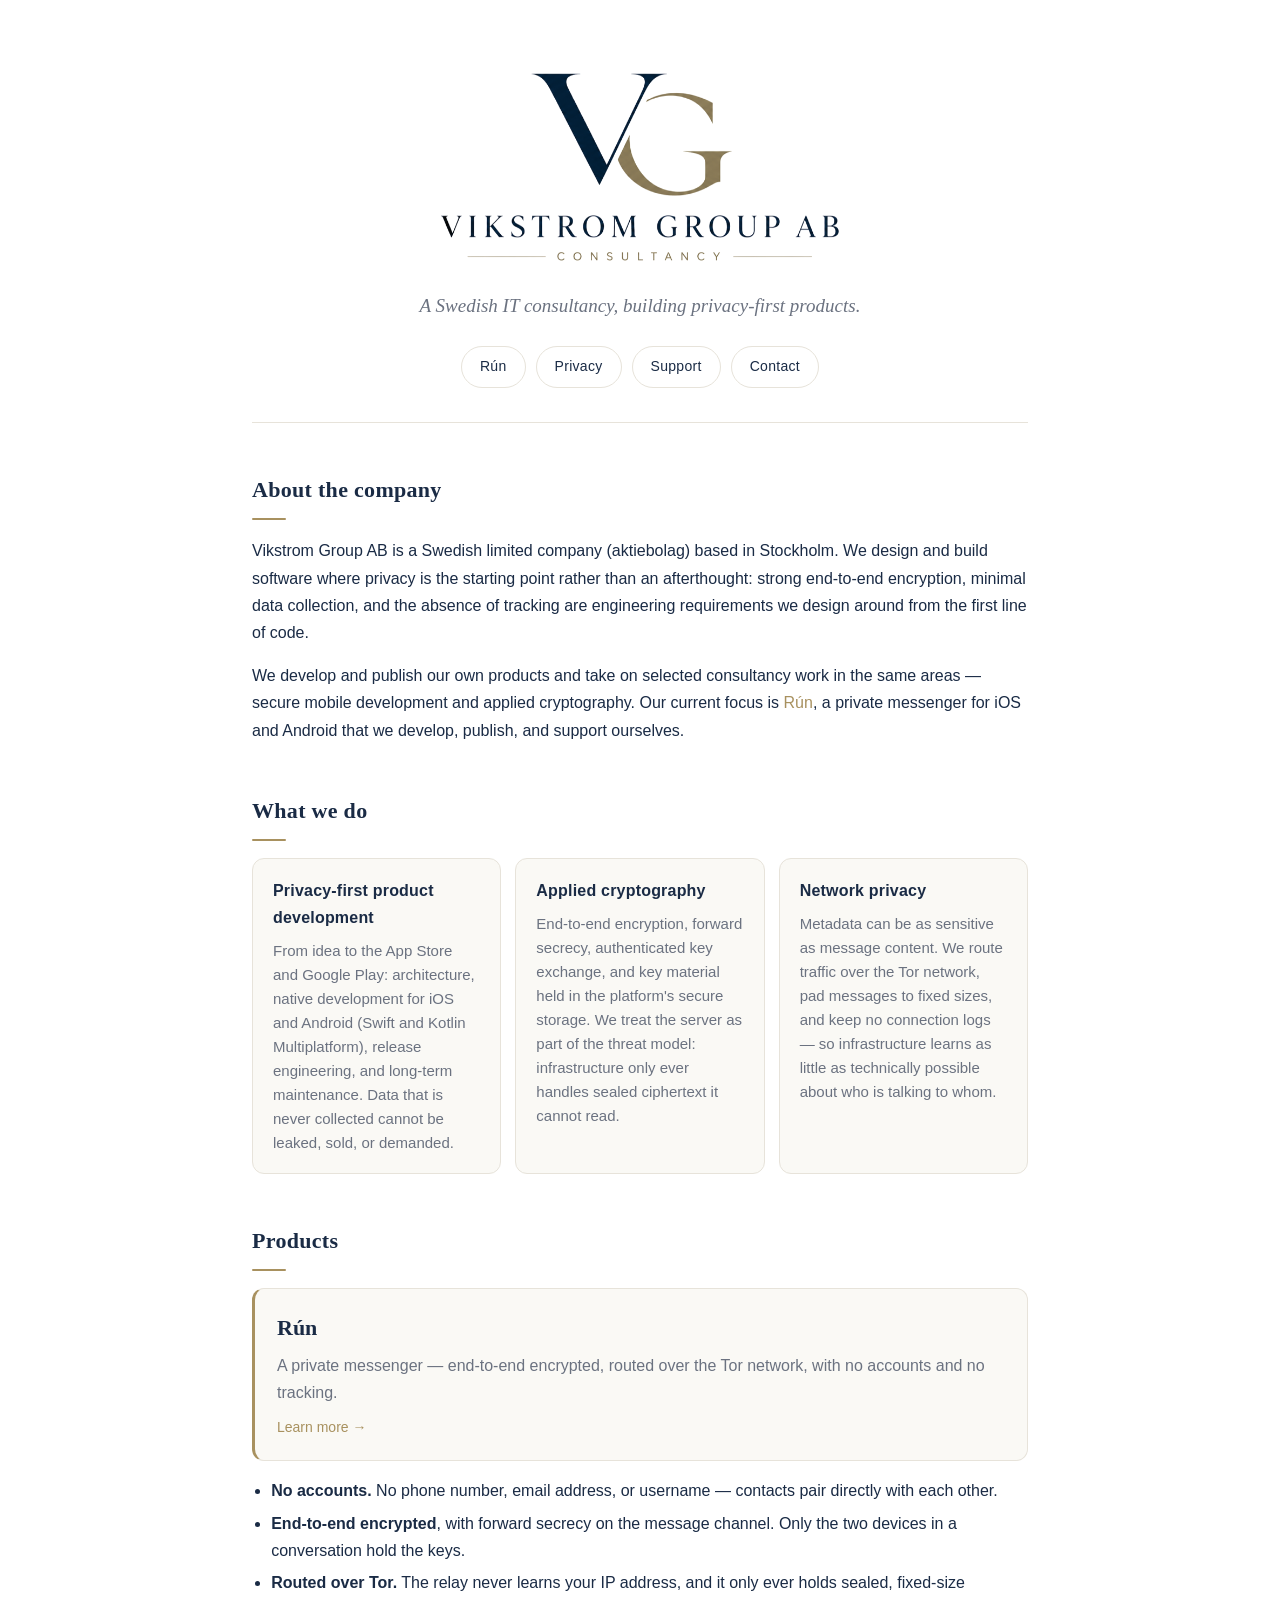
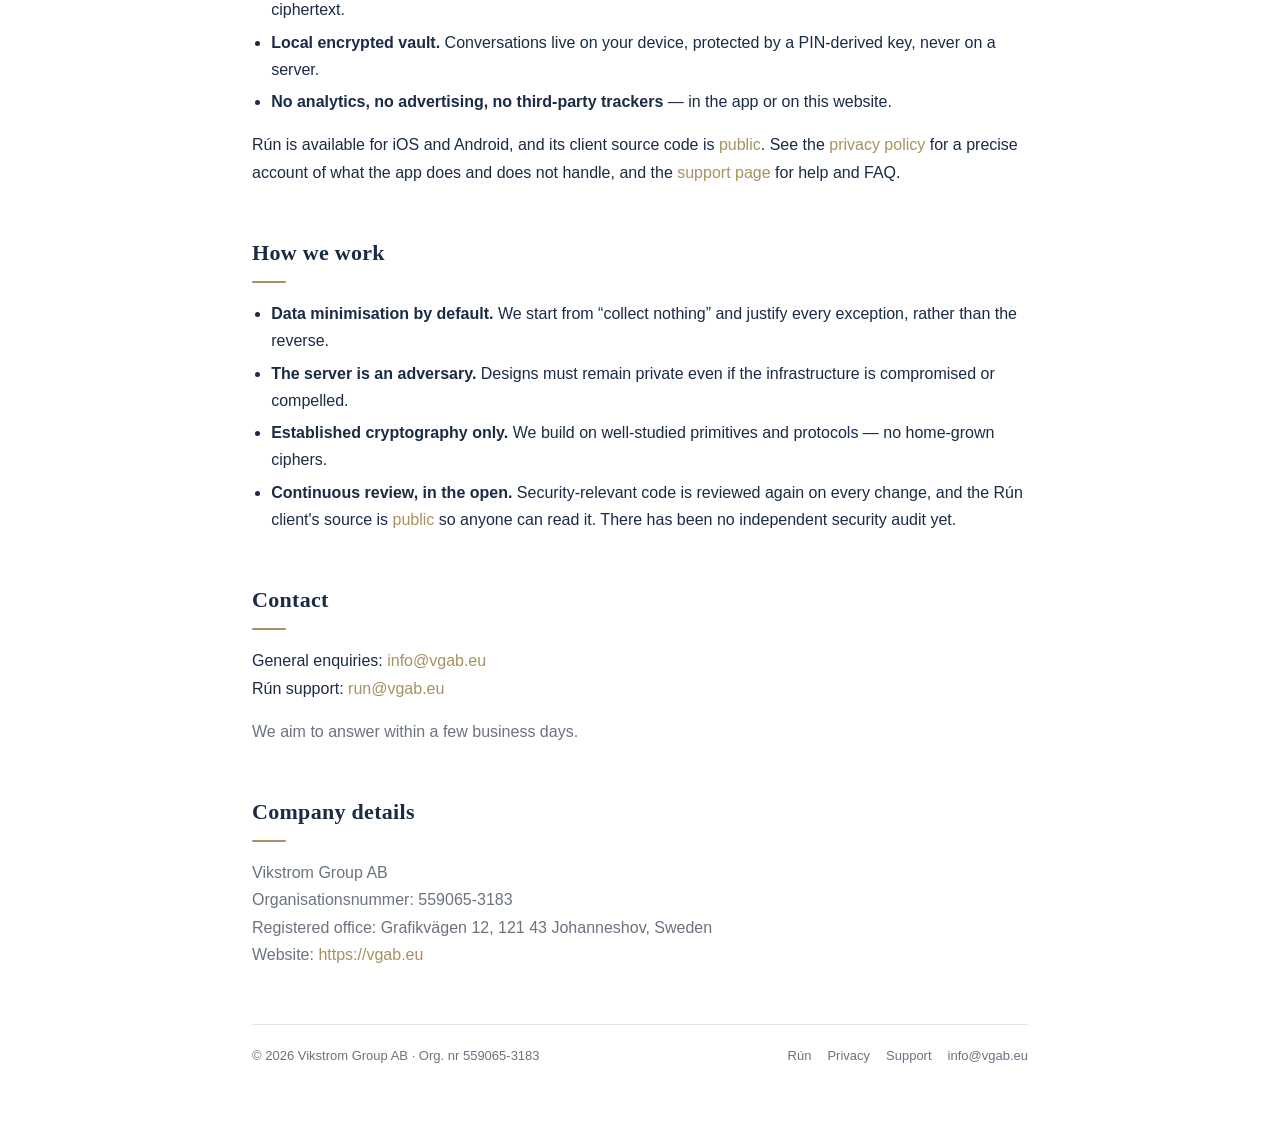
<file: index.html>
<!doctype html>
<html lang="en">
<head>
<meta charset="utf-8">
<meta name="viewport" content="width=device-width, initial-scale=1">
<title>Vikstrom Group AB — Swedish IT consultancy</title>
<meta name="description" content="Vikstrom Group AB is a Swedish limited company building privacy-first software, including Rún, an end-to-end encrypted private messenger.">
<link rel="canonical" href="https://vgab.eu/">
<meta property="og:type" content="website">
<meta property="og:site_name" content="Vikstrom Group AB">
<meta property="og:title" content="Vikstrom Group AB — Swedish IT consultancy">
<meta property="og:description" content="A Swedish limited company building privacy-first software, including Rún, an end-to-end encrypted private messenger.">
<meta property="og:url" content="https://vgab.eu/">
<meta property="og:image" content="https://vgab.eu/logo.png">
<script type="application/ld+json">
{
  "@context": "https://schema.org",
  "@type": "Organization",
  "name": "Vikstrom Group AB",
  "legalName": "Vikstrom Group AB",
  "url": "https://vgab.eu/",
  "logo": "https://vgab.eu/logo.png",
  "email": "info@vgab.eu",
  "identifier": {
    "@type": "PropertyValue",
    "propertyID": "Swedish organisationsnummer",
    "value": "559065-3183"
  },
  "address": {
    "@type": "PostalAddress",
    "streetAddress": "Grafikvägen 12",
    "postalCode": "121 43",
    "addressLocality": "Johanneshov",
    "addressCountry": "SE"
  },
  "contactPoint": [
    { "@type": "ContactPoint", "contactType": "general enquiries", "email": "info@vgab.eu" },
    { "@type": "ContactPoint", "contactType": "product support", "email": "run@vgab.eu" }
  ]
}
</script>
<link rel="icon" href="favicon.ico" sizes="any">
<link rel="icon" type="image/svg+xml" href="favicon.svg">
<link rel="stylesheet" href="style.css">
</head>
<body>
<div class="wrap">
  <div class="hero">
    <img class="logo" src="logo.png" alt="Vikstrom Group AB">
    <p class="tagline">A Swedish IT consultancy, building privacy-first products.</p>
    <nav class="hero-nav">
      <a href="run.html">Rún</a>
      <a href="privacy.html">Privacy</a>
      <a href="support.html">Support</a>
      <a href="#contact">Contact</a>
    </nav>
  </div>

  <h2>About the company</h2>
  <p>Vikstrom Group AB is a Swedish limited company (aktiebolag) based in Stockholm. We design and build software where privacy is the starting point rather than an afterthought: strong end-to-end encryption, minimal data collection, and the absence of tracking are engineering requirements we design around from the first line of code.</p>
  <p>We develop and publish our own products and take on selected consultancy work in the same areas — secure mobile development and applied cryptography. Our current focus is <a href="run.html">Rún</a>, a private messenger for iOS and Android that we develop, publish, and support ourselves.</p>

  <h2>What we do</h2>
  <div class="cards">
    <article class="feature">
      <h3>Privacy-first product development</h3>
      <p>From idea to the App&nbsp;Store and Google&nbsp;Play: architecture, native development for iOS and Android (Swift and Kotlin Multiplatform), release engineering, and long-term maintenance. Data that is never collected cannot be leaked, sold, or demanded.</p>
    </article>
    <article class="feature">
      <h3>Applied cryptography</h3>
      <p>End-to-end encryption, forward secrecy, authenticated key exchange, and key material held in the platform's secure storage. We treat the server as part of the threat model: infrastructure only ever handles sealed ciphertext it cannot read.</p>
    </article>
    <article class="feature">
      <h3>Network privacy</h3>
      <p>Metadata can be as sensitive as message content. We route traffic over the Tor network, pad messages to fixed sizes, and keep no connection logs — so infrastructure learns as little as technically possible about who is talking to whom.</p>
    </article>
  </div>

  <h2>Products</h2>
  <div class="products">
    <a class="product" href="run.html">
      <span class="name">Rún</span>
      <p class="desc">A private messenger — end-to-end encrypted, routed over the Tor network, with no accounts and no tracking.</p>
      <span class="more">Learn more →</span>
    </a>
  </div>
  <ul>
    <li><strong>No accounts.</strong> No phone number, email address, or username — contacts pair directly with each other.</li>
    <li><strong>End-to-end encrypted</strong>, with forward secrecy on the message channel. Only the two devices in a conversation hold the keys.</li>
    <li><strong>Routed over Tor.</strong> The relay never learns your IP address, and it only ever holds sealed, fixed-size ciphertext.</li>
    <li><strong>Local encrypted vault.</strong> Conversations live on your device, protected by a PIN-derived key, never on a server.</li>
    <li><strong>No analytics, no advertising, no third-party trackers</strong> — in the app or on this website.</li>
  </ul>
  <p>Rún is available for iOS and Android, and its client source code is <a href="https://github.com/cptdad/run">public</a>. See the <a href="privacy.html">privacy policy</a> for a precise account of what the app does and does not handle, and the <a href="support.html">support page</a> for help and FAQ.</p>

  <h2>How we work</h2>
  <ul>
    <li><strong>Data minimisation by default.</strong> We start from &ldquo;collect nothing&rdquo; and justify every exception, rather than the reverse.</li>
    <li><strong>The server is an adversary.</strong> Designs must remain private even if the infrastructure is compromised or compelled.</li>
    <li><strong>Established cryptography only.</strong> We build on well-studied primitives and protocols — no home-grown ciphers.</li>
    <li><strong>Continuous review, in the open.</strong> Security-relevant code is reviewed again on every change, and the Rún client's source is <a href="https://github.com/cptdad/run">public</a> so anyone can read it. There has been no independent security audit yet.</li>
  </ul>

  <h2 id="contact">Contact</h2>
  <p>
    General enquiries: <a href="mailto:info@vgab.eu">info@vgab.eu</a><br>
    Rún support: <a href="mailto:run@vgab.eu">run@vgab.eu</a>
  </p>
  <p class="muted">We aim to answer within a few business days.</p>

  <h2>Company details</h2>
  <p class="muted">
    Vikstrom Group AB<br>
    Organisationsnummer: 559065&#8209;3183<br>
    Registered office: Grafikvägen 12, 121 43 Johanneshov, Sweden<br>
    Website: <a href="https://vgab.eu">https://vgab.eu</a>
  </p>

  <footer>
    <span>© 2026 Vikstrom Group AB · Org. nr 559065&#8209;3183</span>
    <nav>
      <a href="run.html">Rún</a>
      <a href="privacy.html">Privacy</a>
      <a href="support.html">Support</a>
      <a href="mailto:info@vgab.eu">info@vgab.eu</a>
    </nav>
  </footer>
</div>
</body>
</html>
</file>
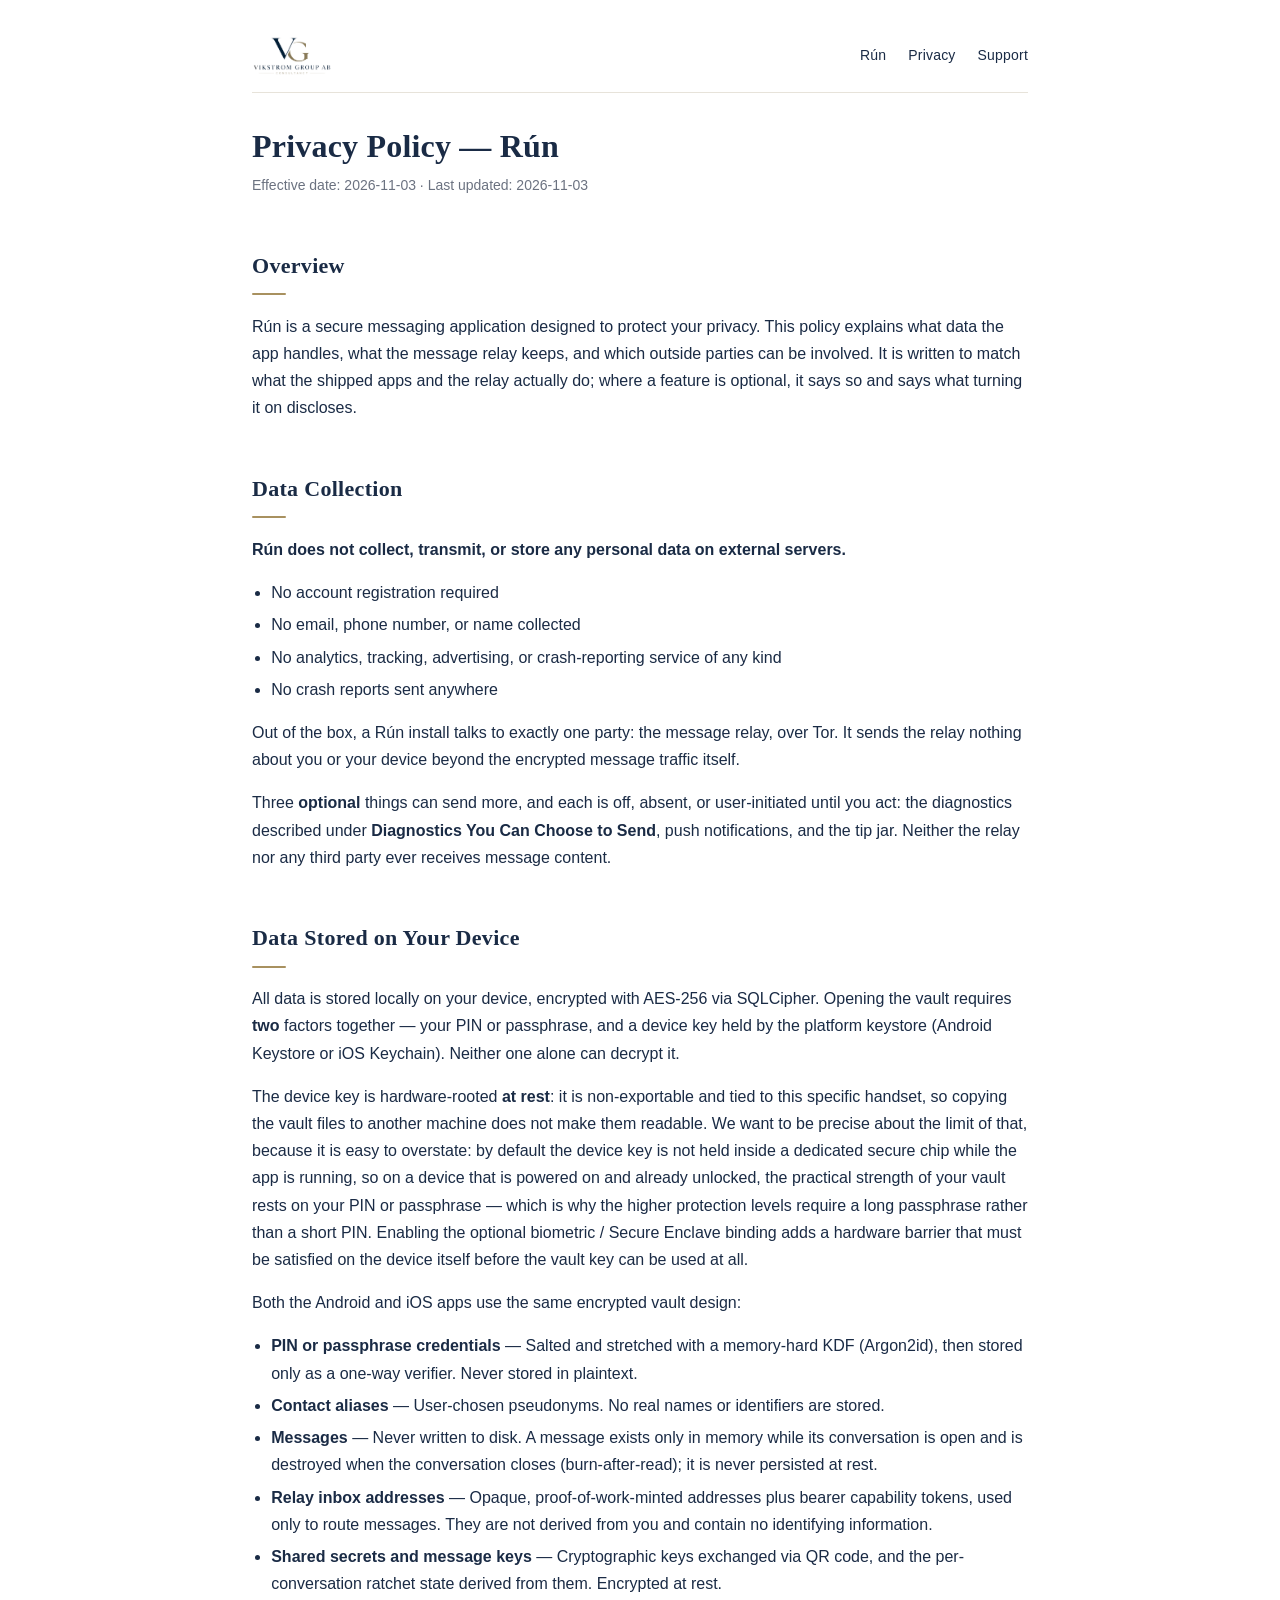
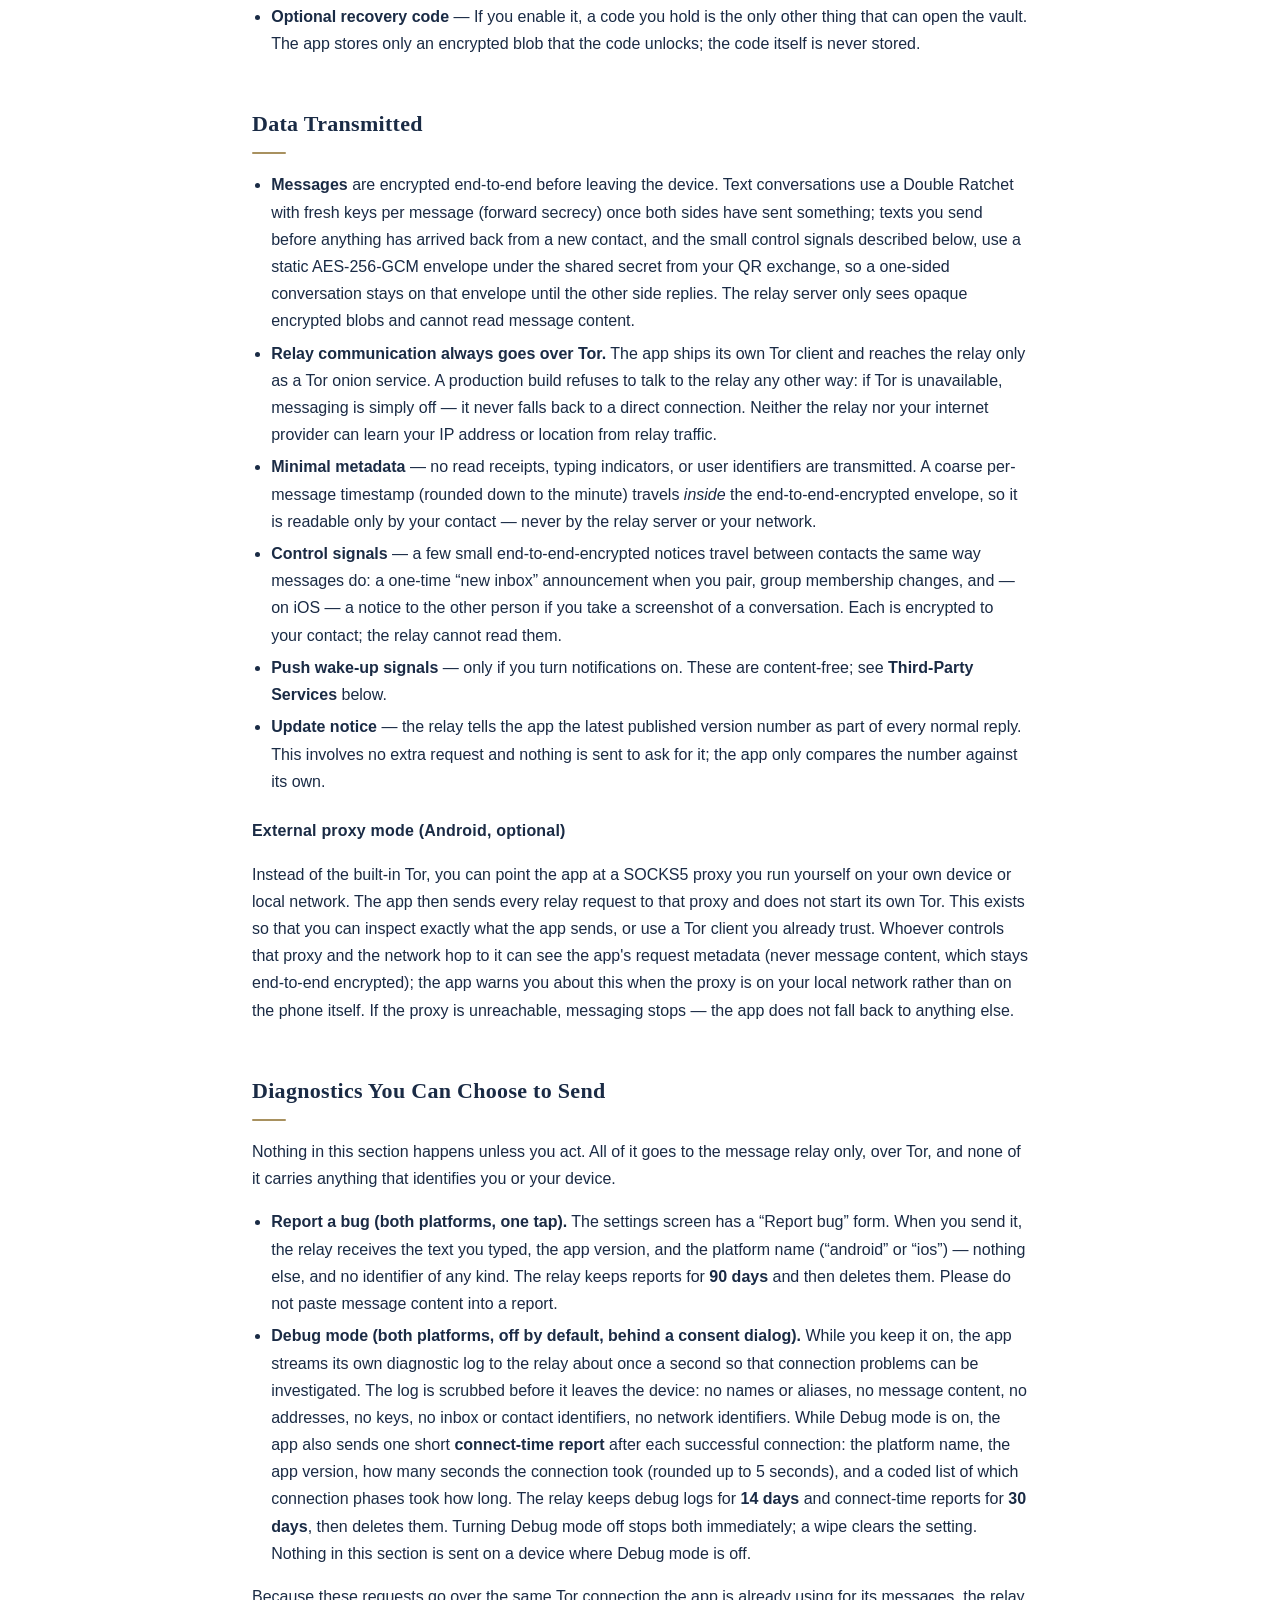
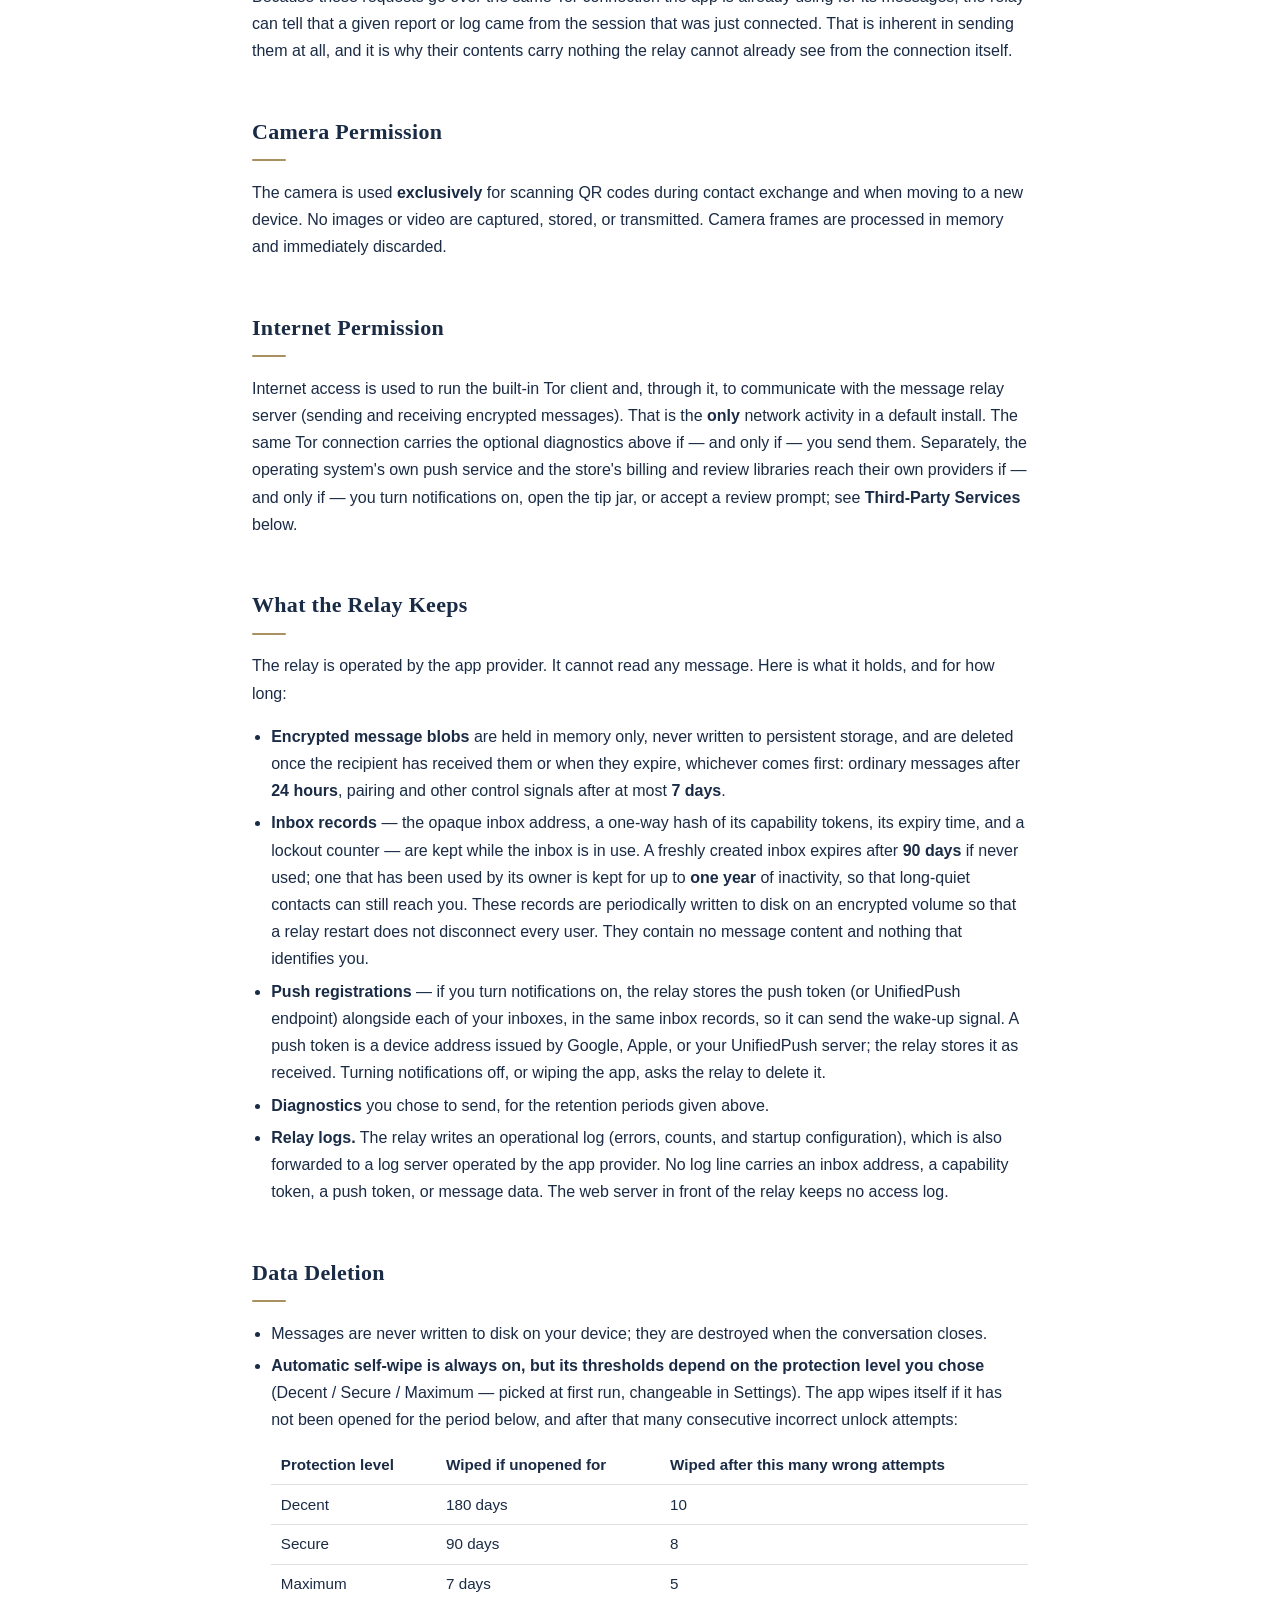
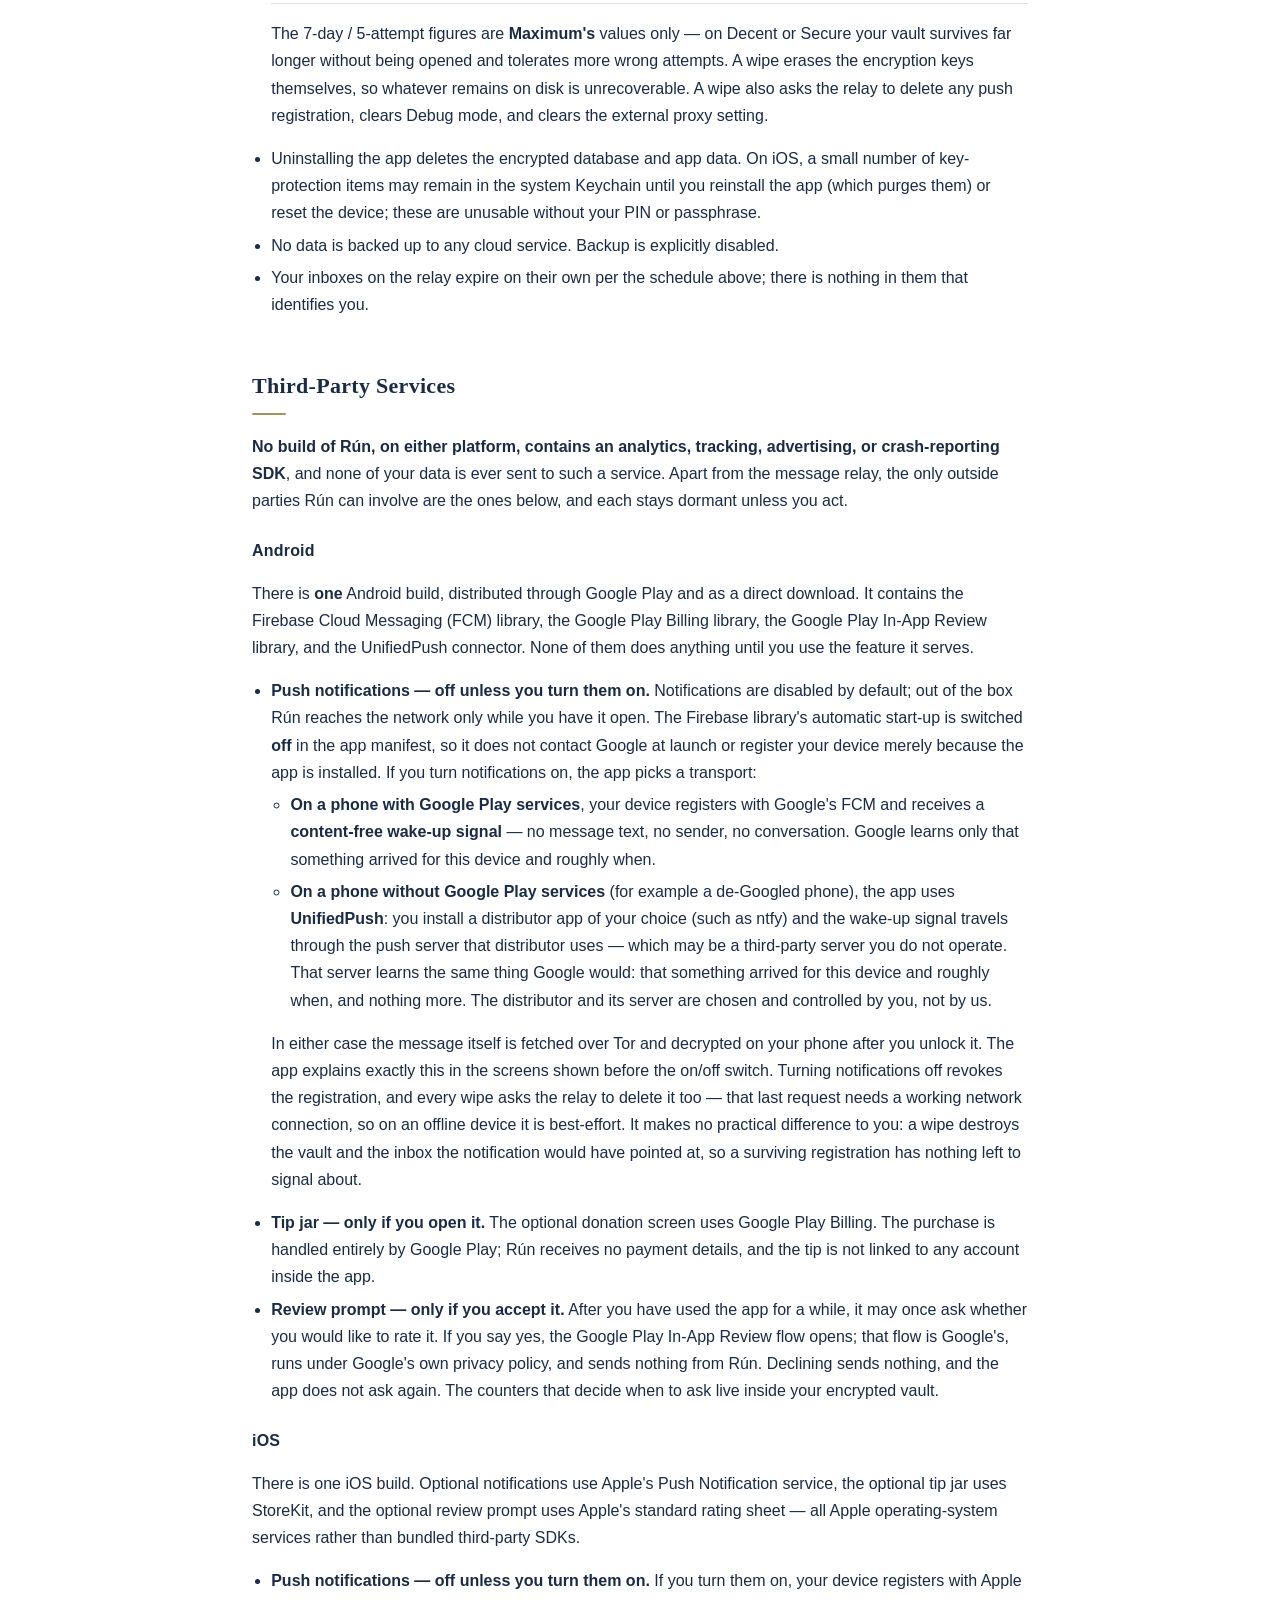
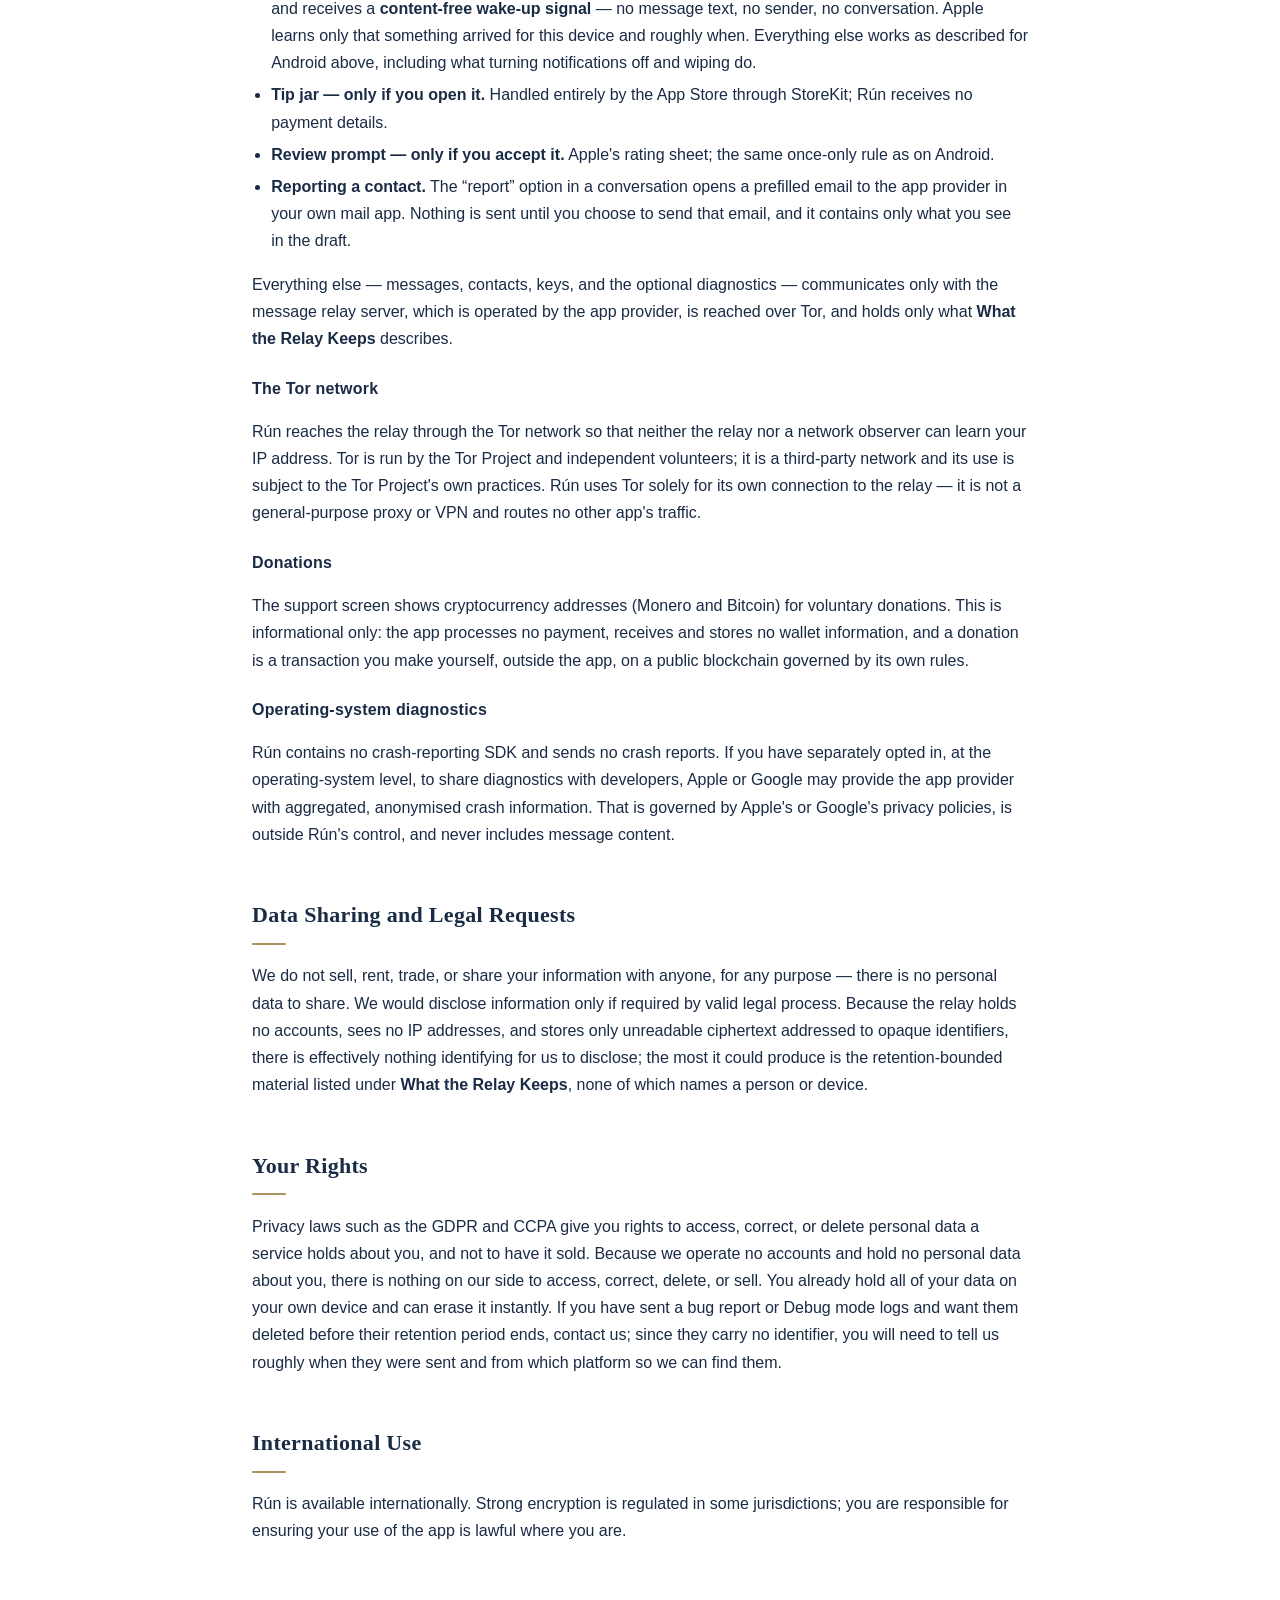
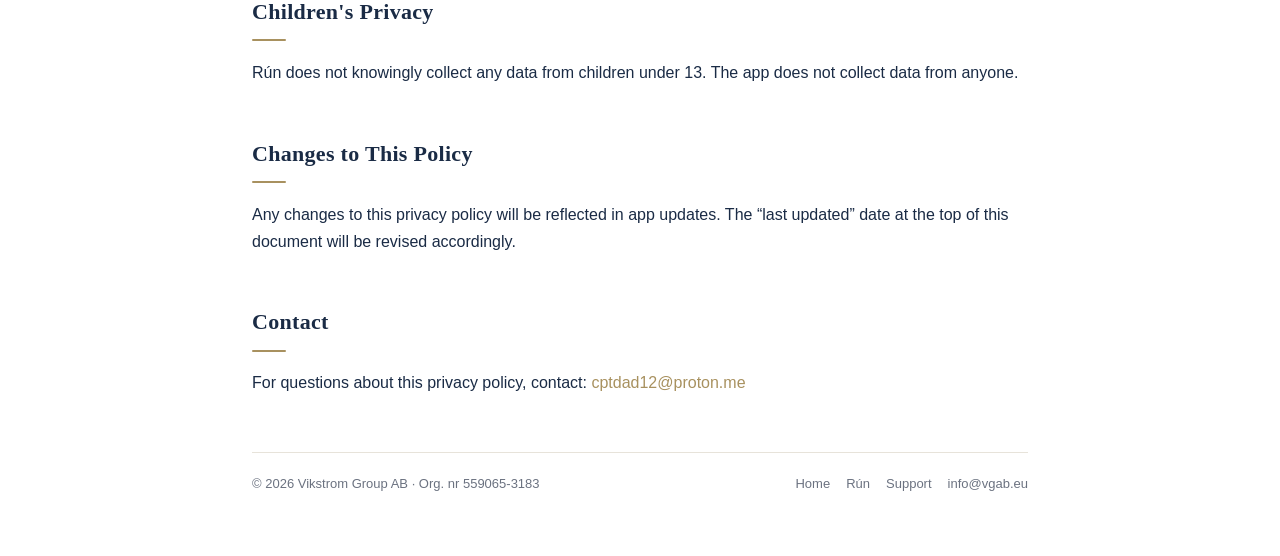
<file: privacy.html>
<!doctype html>
<html lang="en">
<head>
<meta charset="utf-8">
<meta name="viewport" content="width=device-width, initial-scale=1">
<title>Privacy Policy — Rún</title>
<meta name="description" content="How the Rún messenger handles information: no accounts, no tracking, end-to-end encrypted, routed over Tor.">
<link rel="canonical" href="https://vgab.eu/privacy.html">
<meta property="og:type" content="website">
<meta property="og:site_name" content="Vikstrom Group AB">
<meta property="og:title" content="Privacy Policy — Rún">
<meta property="og:description" content="How the Rún messenger handles information: no accounts, no tracking, end-to-end encrypted, routed over Tor.">
<meta property="og:url" content="https://vgab.eu/privacy.html">
<link rel="icon" href="favicon.ico" sizes="any">
<link rel="icon" type="image/svg+xml" href="favicon.svg">
<link rel="stylesheet" href="style.css">
</head>
<body>
<div class="wrap">
  <header class="site">
    <a href="index.html" class="brand"><img class="logo-sm" src="logo.png" alt="Vikstrom Group AB"></a>
    <nav>
      <a href="run.html">Rún</a>
      <a href="privacy.html">Privacy</a>
      <a href="support.html">Support</a>
    </nav>
  </header>

  <h1>Privacy Policy — Rún</h1>
  <p class="meta">Effective date: 2026-11-03 · Last updated: 2026-11-03</p>

  <h2>Overview</h2>
  <p>Rún is a secure messaging application designed to protect your privacy. This policy explains what data the app handles, what the message relay keeps, and which outside parties can be involved. It is written to match what the shipped apps and the relay actually do; where a feature is optional, it says so and says what turning it on discloses.</p>

  <h2>Data Collection</h2>
  <p><strong>Rún does not collect, transmit, or store any personal data on external servers.</strong></p>
  <ul>
    <li>No account registration required</li>
    <li>No email, phone number, or name collected</li>
    <li>No analytics, tracking, advertising, or crash-reporting service of any kind</li>
    <li>No crash reports sent anywhere</li>
  </ul>
  <p>Out of the box, a Rún install talks to exactly one party: the message relay, over Tor. It sends the relay nothing about you or your device beyond the encrypted message traffic itself.</p>
  <p>Three <strong>optional</strong> things can send more, and each is off, absent, or user-initiated until you act: the diagnostics described under <strong>Diagnostics You Can Choose to Send</strong>, push notifications, and the tip jar. Neither the relay nor any third party ever receives message content.</p>

  <h2>Data Stored on Your Device</h2>
  <p>All data is stored locally on your device, encrypted with AES-256 via SQLCipher. Opening the vault requires <strong>two</strong> factors together — your PIN or passphrase, and a device key held by the platform keystore (Android Keystore or iOS Keychain). Neither one alone can decrypt it.</p>
  <p>The device key is hardware-rooted <strong>at rest</strong>: it is non-exportable and tied to this specific handset, so copying the vault files to another machine does not make them readable. We want to be precise about the limit of that, because it is easy to overstate: by default the device key is not held inside a dedicated secure chip while the app is running, so on a device that is powered on and already unlocked, the practical strength of your vault rests on your PIN or passphrase — which is why the higher protection levels require a long passphrase rather than a short PIN. Enabling the optional biometric / Secure Enclave binding adds a hardware barrier that must be satisfied on the device itself before the vault key can be used at all.</p>
  <p>Both the Android and iOS apps use the same encrypted vault design:</p>
  <ul>
    <li><strong>PIN or passphrase credentials</strong> — Salted and stretched with a memory-hard KDF (Argon2id), then stored only as a one-way verifier. Never stored in plaintext.</li>
    <li><strong>Contact aliases</strong> — User-chosen pseudonyms. No real names or identifiers are stored.</li>
    <li><strong>Messages</strong> — Never written to disk. A message exists only in memory while its conversation is open and is destroyed when the conversation closes (burn-after-read); it is never persisted at rest.</li>
    <li><strong>Relay inbox addresses</strong> — Opaque, proof-of-work-minted addresses plus bearer capability tokens, used only to route messages. They are not derived from you and contain no identifying information.</li>
    <li><strong>Shared secrets and message keys</strong> — Cryptographic keys exchanged via QR code, and the per-conversation ratchet state derived from them. Encrypted at rest.</li>
    <li><strong>Optional recovery code</strong> — If you enable it, a code you hold is the only other thing that can open the vault. The app stores only an encrypted blob that the code unlocks; the code itself is never stored.</li>
  </ul>

  <h2>Data Transmitted</h2>
  <ul>
    <li><strong>Messages</strong> are encrypted end-to-end before leaving the device. Text conversations use a Double Ratchet with fresh keys per message (forward secrecy) once both sides have sent something; texts you send before anything has arrived back from a new contact, and the small control signals described below, use a static AES-256-GCM envelope under the shared secret from your QR exchange, so a one-sided conversation stays on that envelope until the other side replies. The relay server only sees opaque encrypted blobs and cannot read message content.</li>
    <li><strong>Relay communication always goes over Tor.</strong> The app ships its own Tor client and reaches the relay only as a Tor onion service. A production build refuses to talk to the relay any other way: if Tor is unavailable, messaging is simply off — it never falls back to a direct connection. Neither the relay nor your internet provider can learn your IP address or location from relay traffic.</li>
    <li><strong>Minimal metadata</strong> — no read receipts, typing indicators, or user identifiers are transmitted. A coarse per-message timestamp (rounded down to the minute) travels <em>inside</em> the end-to-end-encrypted envelope, so it is readable only by your contact — never by the relay server or your network.</li>
    <li><strong>Control signals</strong> — a few small end-to-end-encrypted notices travel between contacts the same way messages do: a one-time &ldquo;new inbox&rdquo; announcement when you pair, group membership changes, and — on iOS — a notice to the other person if you take a screenshot of a conversation. Each is encrypted to your contact; the relay cannot read them.</li>
    <li><strong>Push wake-up signals</strong> — only if you turn notifications on. These are content-free; see <strong>Third-Party Services</strong> below.</li>
    <li><strong>Update notice</strong> — the relay tells the app the latest published version number as part of every normal reply. This involves no extra request and nothing is sent to ask for it; the app only compares the number against its own.</li>
  </ul>

  <h3>External proxy mode (Android, optional)</h3>
  <p>Instead of the built-in Tor, you can point the app at a SOCKS5 proxy you run yourself on your own device or local network. The app then sends every relay request to that proxy and does not start its own Tor. This exists so that you can inspect exactly what the app sends, or use a Tor client you already trust. Whoever controls that proxy and the network hop to it can see the app's request metadata (never message content, which stays end-to-end encrypted); the app warns you about this when the proxy is on your local network rather than on the phone itself. If the proxy is unreachable, messaging stops — the app does not fall back to anything else.</p>

  <h2>Diagnostics You Can Choose to Send</h2>
  <p>Nothing in this section happens unless you act. All of it goes to the message relay only, over Tor, and none of it carries anything that identifies you or your device.</p>
  <ul>
    <li><strong>Report a bug (both platforms, one tap).</strong> The settings screen has a &ldquo;Report bug&rdquo; form. When you send it, the relay receives the text you typed, the app version, and the platform name (&ldquo;android&rdquo; or &ldquo;ios&rdquo;) — nothing else, and no identifier of any kind. The relay keeps reports for <strong>90 days</strong> and then deletes them. Please do not paste message content into a report.</li>
    <li><strong>Debug mode (both platforms, off by default, behind a consent dialog).</strong> While you keep it on, the app streams its own diagnostic log to the relay about once a second so that connection problems can be investigated. The log is scrubbed before it leaves the device: no names or aliases, no message content, no addresses, no keys, no inbox or contact identifiers, no network identifiers. While Debug mode is on, the app also sends one short <strong>connect-time report</strong> after each successful connection: the platform name, the app version, how many seconds the connection took (rounded up to 5 seconds), and a coded list of which connection phases took how long. The relay keeps debug logs for <strong>14 days</strong> and connect-time reports for <strong>30 days</strong>, then deletes them. Turning Debug mode off stops both immediately; a wipe clears the setting. Nothing in this section is sent on a device where Debug mode is off.</li>
  </ul>
  <p>Because these requests go over the same Tor connection the app is already using for its messages, the relay can tell that a given report or log came from the session that was just connected. That is inherent in sending them at all, and it is why their contents carry nothing the relay cannot already see from the connection itself.</p>

  <h2>Camera Permission</h2>
  <p>The camera is used <strong>exclusively</strong> for scanning QR codes during contact exchange and when moving to a new device. No images or video are captured, stored, or transmitted. Camera frames are processed in memory and immediately discarded.</p>

  <h2>Internet Permission</h2>
  <p>Internet access is used to run the built-in Tor client and, through it, to communicate with the message relay server (sending and receiving encrypted messages). That is the <strong>only</strong> network activity in a default install. The same Tor connection carries the optional diagnostics above if — and only if — you send them. Separately, the operating system's own push service and the store's billing and review libraries reach their own providers if — and only if — you turn notifications on, open the tip jar, or accept a review prompt; see <strong>Third-Party Services</strong> below.</p>

  <h2>What the Relay Keeps</h2>
  <p>The relay is operated by the app provider. It cannot read any message. Here is what it holds, and for how long:</p>
  <ul>
    <li><strong>Encrypted message blobs</strong> are held in memory only, never written to persistent storage, and are deleted once the recipient has received them or when they expire, whichever comes first: ordinary messages after <strong>24 hours</strong>, pairing and other control signals after at most <strong>7 days</strong>.</li>
    <li><strong>Inbox records</strong> — the opaque inbox address, a one-way hash of its capability tokens, its expiry time, and a lockout counter — are kept while the inbox is in use. A freshly created inbox expires after <strong>90 days</strong> if never used; one that has been used by its owner is kept for up to <strong>one year</strong> of inactivity, so that long-quiet contacts can still reach you. These records are periodically written to disk on an encrypted volume so that a relay restart does not disconnect every user. They contain no message content and nothing that identifies you.</li>
    <li><strong>Push registrations</strong> — if you turn notifications on, the relay stores the push token (or UnifiedPush endpoint) alongside each of your inboxes, in the same inbox records, so it can send the wake-up signal. A push token is a device address issued by Google, Apple, or your UnifiedPush server; the relay stores it as received. Turning notifications off, or wiping the app, asks the relay to delete it.</li>
    <li><strong>Diagnostics</strong> you chose to send, for the retention periods given above.</li>
    <li><strong>Relay logs.</strong> The relay writes an operational log (errors, counts, and startup configuration), which is also forwarded to a log server operated by the app provider. No log line carries an inbox address, a capability token, a push token, or message data. The web server in front of the relay keeps no access log.</li>
  </ul>

  <h2>Data Deletion</h2>
  <ul>
    <li>Messages are never written to disk on your device; they are destroyed when the conversation closes.</li>
    <li><strong>Automatic self-wipe is always on, but its thresholds depend on the protection level you chose</strong> (Decent / Secure / Maximum — picked at first run, changeable in Settings). The app wipes itself if it has not been opened for the period below, and after that many consecutive incorrect unlock attempts:
      <table>
        <thead>
          <tr><th>Protection level</th><th>Wiped if unopened for</th><th>Wiped after this many wrong attempts</th></tr>
        </thead>
        <tbody>
          <tr><td>Decent</td><td>180 days</td><td>10</td></tr>
          <tr><td>Secure</td><td>90 days</td><td>8</td></tr>
          <tr><td>Maximum</td><td>7 days</td><td>5</td></tr>
        </tbody>
      </table>
      <p>The 7-day / 5-attempt figures are <strong>Maximum's</strong> values only — on Decent or Secure your vault survives far longer without being opened and tolerates more wrong attempts. A wipe erases the encryption keys themselves, so whatever remains on disk is unrecoverable. A wipe also asks the relay to delete any push registration, clears Debug mode, and clears the external proxy setting.</p>
    </li>
    <li>Uninstalling the app deletes the encrypted database and app data. On iOS, a small number of key-protection items may remain in the system Keychain until you reinstall the app (which purges them) or reset the device; these are unusable without your PIN or passphrase.</li>
    <li>No data is backed up to any cloud service. Backup is explicitly disabled.</li>
    <li>Your inboxes on the relay expire on their own per the schedule above; there is nothing in them that identifies you.</li>
  </ul>

  <h2>Third-Party Services</h2>
  <p><strong>No build of Rún, on either platform, contains an analytics, tracking, advertising, or crash-reporting SDK</strong>, and none of your data is ever sent to such a service. Apart from the message relay, the only outside parties Rún can involve are the ones below, and each stays dormant unless you act.</p>

  <h3>Android</h3>
  <p>There is <strong>one</strong> Android build, distributed through Google Play and as a direct download. It contains the Firebase Cloud Messaging (FCM) library, the Google Play Billing library, the Google Play In-App Review library, and the UnifiedPush connector. None of them does anything until you use the feature it serves.</p>
  <ul>
    <li><strong>Push notifications — off unless you turn them on.</strong> Notifications are disabled by default; out of the box Rún reaches the network only while you have it open. The Firebase library's automatic start-up is switched <strong>off</strong> in the app manifest, so it does not contact Google at launch or register your device merely because the app is installed. If you turn notifications on, the app picks a transport:
      <ul>
        <li><strong>On a phone with Google Play services</strong>, your device registers with Google's FCM and receives a <strong>content-free wake-up signal</strong> — no message text, no sender, no conversation. Google learns only that something arrived for this device and roughly when.</li>
        <li><strong>On a phone without Google Play services</strong> (for example a de-Googled phone), the app uses <strong>UnifiedPush</strong>: you install a distributor app of your choice (such as ntfy) and the wake-up signal travels through the push server that distributor uses — which may be a third-party server you do not operate. That server learns the same thing Google would: that something arrived for this device and roughly when, and nothing more. The distributor and its server are chosen and controlled by you, not by us.</li>
      </ul>
      <p>In either case the message itself is fetched over Tor and decrypted on your phone after you unlock it. The app explains exactly this in the screens shown before the on/off switch. Turning notifications off revokes the registration, and every wipe asks the relay to delete it too — that last request needs a working network connection, so on an offline device it is best-effort. It makes no practical difference to you: a wipe destroys the vault and the inbox the notification would have pointed at, so a surviving registration has nothing left to signal about.</p>
    </li>
    <li><strong>Tip jar — only if you open it.</strong> The optional donation screen uses Google Play Billing. The purchase is handled entirely by Google Play; Rún receives no payment details, and the tip is not linked to any account inside the app.</li>
    <li><strong>Review prompt — only if you accept it.</strong> After you have used the app for a while, it may once ask whether you would like to rate it. If you say yes, the Google Play In-App Review flow opens; that flow is Google's, runs under Google's own privacy policy, and sends nothing from Rún. Declining sends nothing, and the app does not ask again. The counters that decide when to ask live inside your encrypted vault.</li>
  </ul>

  <h3>iOS</h3>
  <p>There is one iOS build. Optional notifications use Apple's Push Notification service, the optional tip jar uses StoreKit, and the optional review prompt uses Apple's standard rating sheet — all Apple operating-system services rather than bundled third-party SDKs.</p>
  <ul>
    <li><strong>Push notifications — off unless you turn them on.</strong> If you turn them on, your device registers with Apple and receives a <strong>content-free wake-up signal</strong> — no message text, no sender, no conversation. Apple learns only that something arrived for this device and roughly when. Everything else works as described for Android above, including what turning notifications off and wiping do.</li>
    <li><strong>Tip jar — only if you open it.</strong> Handled entirely by the App Store through StoreKit; Rún receives no payment details.</li>
    <li><strong>Review prompt — only if you accept it.</strong> Apple's rating sheet; the same once-only rule as on Android.</li>
    <li><strong>Reporting a contact.</strong> The &ldquo;report&rdquo; option in a conversation opens a prefilled email to the app provider in your own mail app. Nothing is sent until you choose to send that email, and it contains only what you see in the draft.</li>
  </ul>
  <p>Everything else — messages, contacts, keys, and the optional diagnostics — communicates only with the message relay server, which is operated by the app provider, is reached over Tor, and holds only what <strong>What the Relay Keeps</strong> describes.</p>

  <h3>The Tor network</h3>
  <p>Rún reaches the relay through the Tor network so that neither the relay nor a network observer can learn your IP address. Tor is run by the Tor Project and independent volunteers; it is a third-party network and its use is subject to the Tor Project's own practices. Rún uses Tor solely for its own connection to the relay — it is not a general-purpose proxy or VPN and routes no other app's traffic.</p>

  <h3>Donations</h3>
  <p>The support screen shows cryptocurrency addresses (Monero and Bitcoin) for voluntary donations. This is informational only: the app processes no payment, receives and stores no wallet information, and a donation is a transaction you make yourself, outside the app, on a public blockchain governed by its own rules.</p>

  <h3>Operating-system diagnostics</h3>
  <p>Rún contains no crash-reporting SDK and sends no crash reports. If you have separately opted in, at the operating-system level, to share diagnostics with developers, Apple or Google may provide the app provider with aggregated, anonymised crash information. That is governed by Apple's or Google's privacy policies, is outside Rún's control, and never includes message content.</p>

  <h2>Data Sharing and Legal Requests</h2>
  <p>We do not sell, rent, trade, or share your information with anyone, for any purpose — there is no personal data to share. We would disclose information only if required by valid legal process. Because the relay holds no accounts, sees no IP addresses, and stores only unreadable ciphertext addressed to opaque identifiers, there is effectively nothing identifying for us to disclose; the most it could produce is the retention-bounded material listed under <strong>What the Relay Keeps</strong>, none of which names a person or device.</p>

  <h2>Your Rights</h2>
  <p>Privacy laws such as the GDPR and CCPA give you rights to access, correct, or delete personal data a service holds about you, and not to have it sold. Because we operate no accounts and hold no personal data about you, there is nothing on our side to access, correct, delete, or sell. You already hold all of your data on your own device and can erase it instantly. If you have sent a bug report or Debug mode logs and want them deleted before their retention period ends, contact us; since they carry no identifier, you will need to tell us roughly when they were sent and from which platform so we can find them.</p>

  <h2>International Use</h2>
  <p>Rún is available internationally. Strong encryption is regulated in some jurisdictions; you are responsible for ensuring your use of the app is lawful where you are.</p>

  <h2>Children's Privacy</h2>
  <p>Rún does not knowingly collect any data from children under 13. The app does not collect data from anyone.</p>

  <h2>Changes to This Policy</h2>
  <p>Any changes to this privacy policy will be reflected in app updates. The &ldquo;last updated&rdquo; date at the top of this document will be revised accordingly.</p>

  <h2>Contact</h2>
  <p>For questions about this privacy policy, contact: <a href="mailto:cptdad12@proton.me">cptdad12@proton.me</a></p>

  <footer>
    <span>© 2026 Vikstrom Group AB · Org. nr 559065&#8209;3183</span>
    <nav>
      <a href="index.html">Home</a>
      <a href="run.html">Rún</a>
      <a href="support.html">Support</a>
      <a href="mailto:info@vgab.eu">info@vgab.eu</a>
    </nav>
  </footer>
</div>
</body>
</html>
</file>
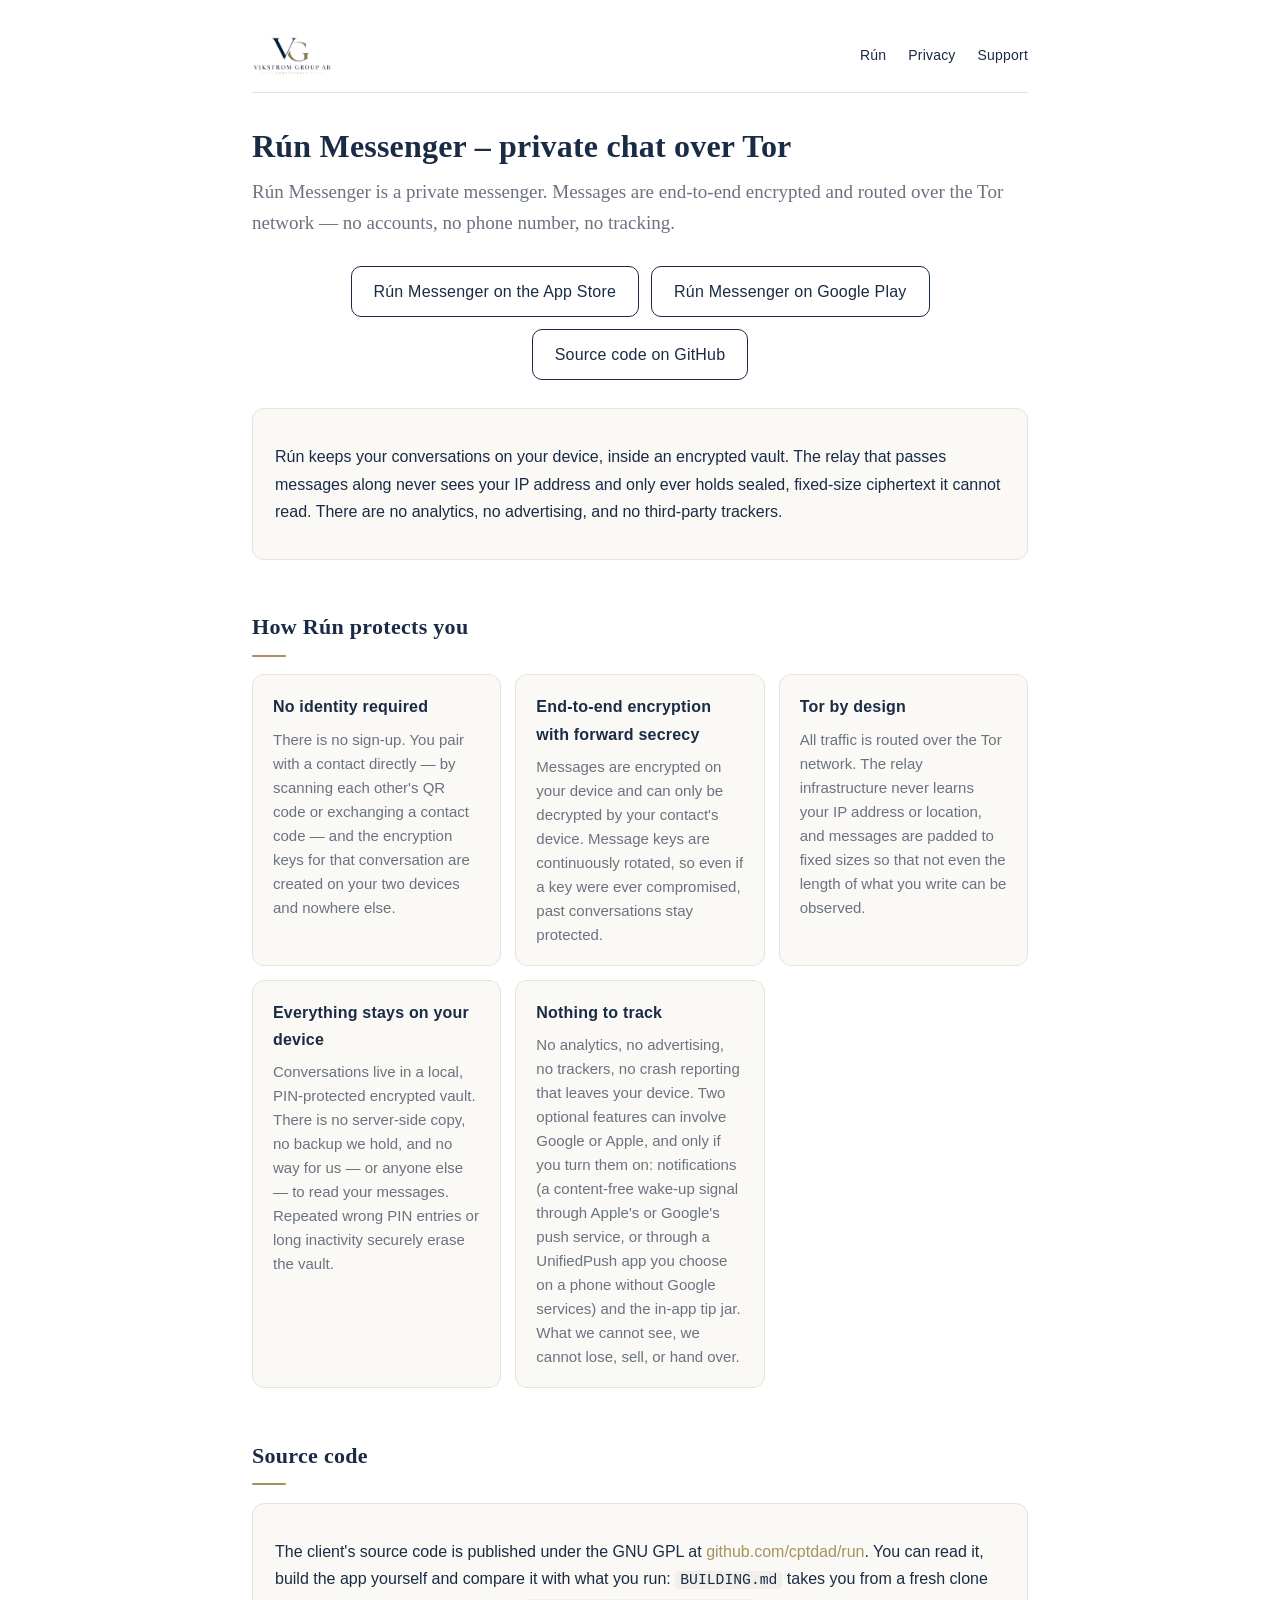
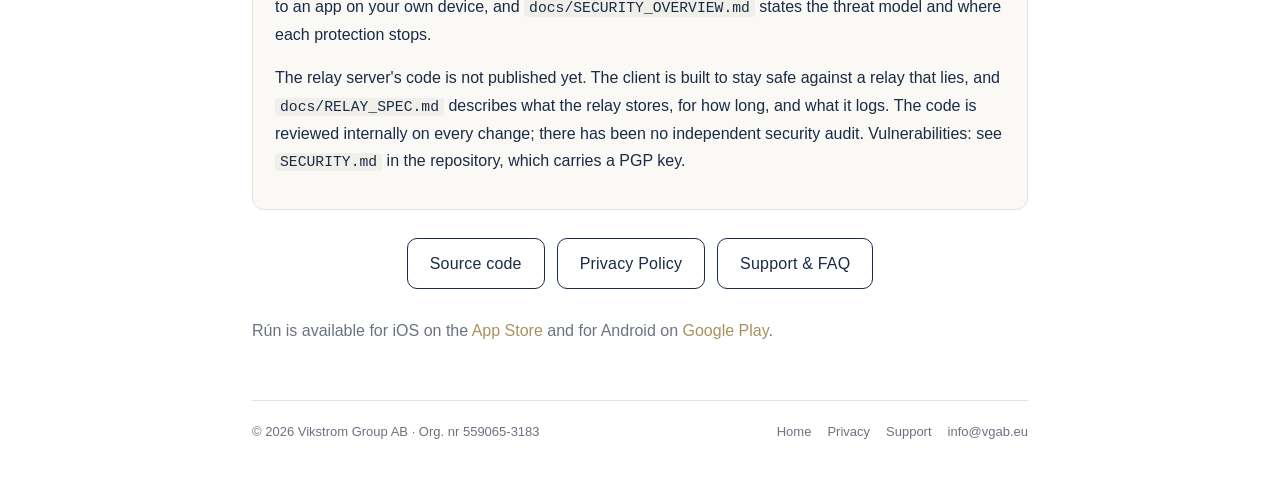
<file: run.html>
<!doctype html>
<html lang="en">
<head>
<meta charset="utf-8">
<meta name="viewport" content="width=device-width, initial-scale=1">
<title>Rún Messenger – private chat over Tor | Vikstrom Group AB</title>
<meta name="description" content="Rún Messenger is a private chat app over Tor: end-to-end encrypted, no account, phone number or email, no analytics or tracking. For iPhone and Android.">
<link rel="canonical" href="https://vgab.eu/run.html">
<meta property="og:type" content="website">
<meta property="og:site_name" content="Vikstrom Group AB">
<meta property="og:title" content="Rún Messenger – private chat over Tor">
<meta property="og:description" content="Rún Messenger: end-to-end encrypted chat routed over Tor, with no account, phone number or email and no tracking. Get it on the App Store and Google Play.">
<meta name="apple-itunes-app" content="app-id=6762006510">
<meta property="og:url" content="https://vgab.eu/run.html">
<meta property="og:image" content="https://vgab.eu/logo.png">
<script type="application/ld+json">
{
  "@context": "https://schema.org",
  "@type": "SoftwareApplication",
  "name": "Rún Messenger",
  "alternateName": "Rún",
  "url": "https://vgab.eu/run.html",
  "applicationCategory": "CommunicationApplication",
  "operatingSystem": "iOS, Android",
  "description": "A private messenger — end-to-end encrypted, routed over the Tor network, with no accounts and no tracking.",
  "publisher": {
    "@type": "Organization",
    "name": "Vikstrom Group AB",
    "url": "https://vgab.eu/"
  }
}
</script>
<link rel="icon" href="favicon.ico" sizes="any">
<link rel="icon" type="image/svg+xml" href="favicon.svg">
<link rel="stylesheet" href="style.css">
</head>
<body>
<div class="wrap">
  <header class="site">
    <a href="index.html" class="brand"><img class="logo-sm" src="logo.png" alt="Vikstrom Group AB"></a>
    <nav>
      <a href="run.html">Rún</a>
      <a href="privacy.html">Privacy</a>
      <a href="support.html">Support</a>
    </nav>
  </header>

  <h1>Rún Messenger – private chat over Tor</h1>
  <p class="lede">Rún Messenger is a private messenger. Messages are end-to-end encrypted and routed over the Tor network — no accounts, no phone number, no tracking.</p>

  <div class="btn-row">
    <a class="btn" href="https://apps.apple.com/app/id6762006510">Rún Messenger on the App Store</a>
    <a class="btn" href="https://play.google.com/store/apps/details?id=com.vg.run">Rún Messenger on Google Play</a>
    <a class="btn" href="https://github.com/cptdad/run">Source code on GitHub</a>
  </div>

  <div class="card">
    <p>Rún keeps your conversations on your device, inside an encrypted vault. The relay that passes messages along never sees your IP address and only ever holds sealed, fixed-size ciphertext it cannot read. There are no analytics, no advertising, and no third-party trackers.</p>
  </div>

  <h2>How Rún protects you</h2>
  <div class="cards">
    <article class="feature">
      <h3>No identity required</h3>
      <p>There is no sign-up. You pair with a contact directly — by scanning each other's QR code or exchanging a contact code — and the encryption keys for that conversation are created on your two devices and nowhere else.</p>
    </article>
    <article class="feature">
      <h3>End-to-end encryption with forward secrecy</h3>
      <p>Messages are encrypted on your device and can only be decrypted by your contact's device. Message keys are continuously rotated, so even if a key were ever compromised, past conversations stay protected.</p>
    </article>
    <article class="feature">
      <h3>Tor by design</h3>
      <p>All traffic is routed over the Tor network. The relay infrastructure never learns your IP address or location, and messages are padded to fixed sizes so that not even the length of what you write can be observed.</p>
    </article>
    <article class="feature">
      <h3>Everything stays on your device</h3>
      <p>Conversations live in a local, PIN-protected encrypted vault. There is no server-side copy, no backup we hold, and no way for us — or anyone else — to read your messages. Repeated wrong PIN entries or long inactivity securely erase the vault.</p>
    </article>
    <article class="feature">
      <h3>Nothing to track</h3>
      <p>No analytics, no advertising, no trackers, no crash reporting that leaves your device. Two optional features can involve Google or Apple, and only if you turn them on: notifications (a content-free wake-up signal through Apple's or Google's push service, or through a UnifiedPush app you choose on a phone without Google services) and the in-app tip jar. What we cannot see, we cannot lose, sell, or hand over.</p>
    </article>
  </div>

  <h2>Source code</h2>
  <div class="card">
    <p>The client's source code is published under the GNU GPL at <a href="https://github.com/cptdad/run">github.com/cptdad/run</a>. You can read it, build the app yourself and compare it with what you run: <code>BUILDING.md</code> takes you from a fresh clone to an app on your own device, and <code>docs/SECURITY_OVERVIEW.md</code> states the threat model and where each protection stops.</p>
    <p>The relay server's code is not published yet. The client is built to stay safe against a relay that lies, and <code>docs/RELAY_SPEC.md</code> describes what the relay stores, for how long, and what it logs. The code is reviewed internally on every change; there has been no independent security audit. Vulnerabilities: see <code>SECURITY.md</code> in the repository, which carries a PGP key.</p>
  </div>

  <div class="btn-row">
    <a class="btn" href="https://github.com/cptdad/run">Source code</a>
    <a class="btn" href="privacy.html">Privacy Policy</a>
    <a class="btn" href="support.html">Support &amp; FAQ</a>
  </div>

  <p class="muted">Rún is available for iOS on the <a href="https://apps.apple.com/app/id6762006510">App Store</a> and for Android on <a href="https://play.google.com/store/apps/details?id=com.vg.run">Google Play</a>.</p>

  <footer>
    <span>© 2026 Vikstrom Group AB · Org. nr 559065&#8209;3183</span>
    <nav>
      <a href="index.html">Home</a>
      <a href="privacy.html">Privacy</a>
      <a href="support.html">Support</a>
      <a href="mailto:info@vgab.eu">info@vgab.eu</a>
    </nav>
  </footer>
</div>
</body>
</html>
</file>
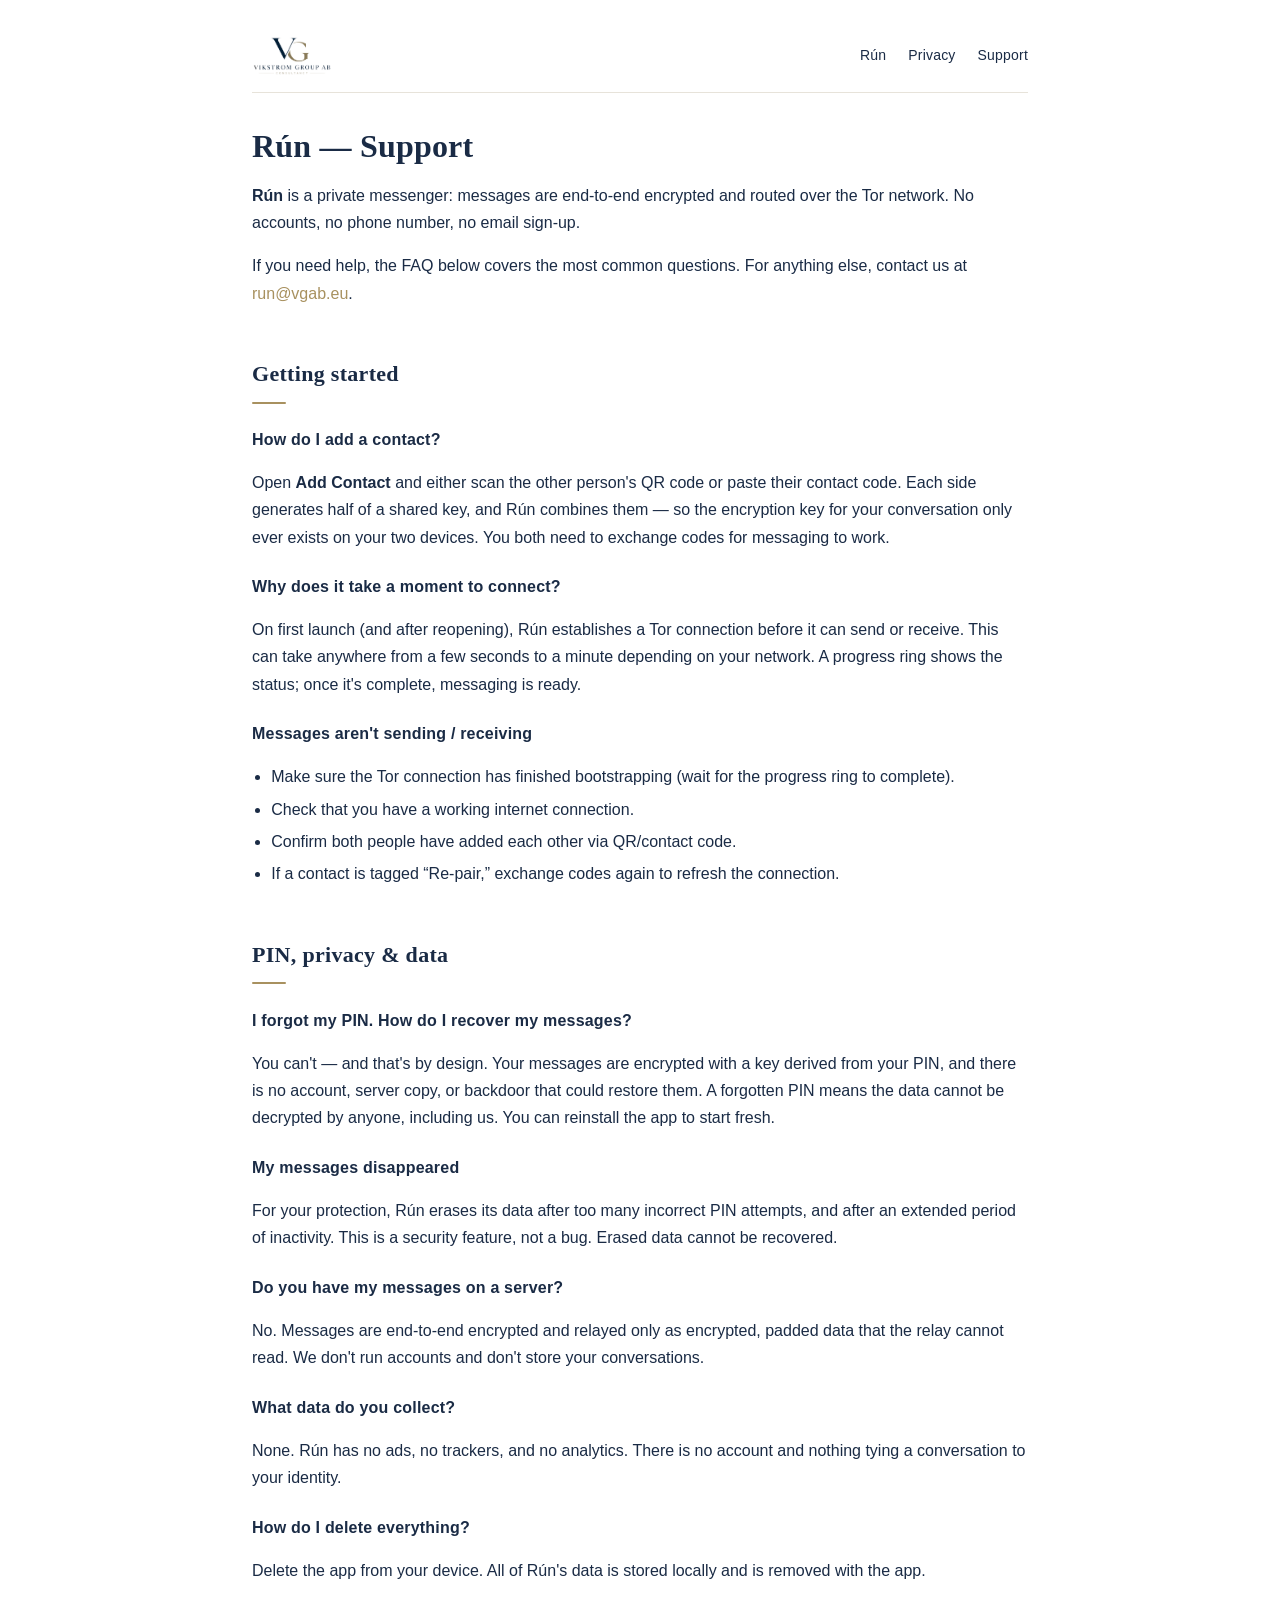
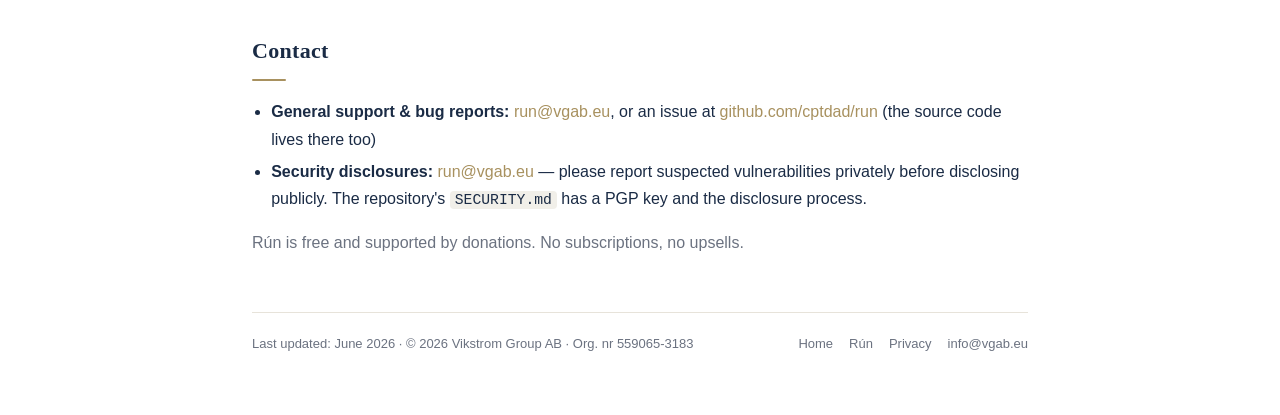
<file: support.html>
<!doctype html>
<html lang="en">
<head>
<meta charset="utf-8">
<meta name="viewport" content="width=device-width, initial-scale=1">
<title>Support — Rún</title>
<meta name="description" content="Help and FAQ for Rún, a private, Tor-routed, end-to-end encrypted messenger.">
<link rel="canonical" href="https://vgab.eu/support.html">
<meta property="og:type" content="website">
<meta property="og:site_name" content="Vikstrom Group AB">
<meta property="og:title" content="Support — Rún">
<meta property="og:description" content="Help and FAQ for Rún, a private, Tor-routed, end-to-end encrypted messenger.">
<meta property="og:url" content="https://vgab.eu/support.html">
<link rel="icon" href="favicon.ico" sizes="any">
<link rel="icon" type="image/svg+xml" href="favicon.svg">
<link rel="stylesheet" href="style.css">
</head>
<body>
<div class="wrap">
  <header class="site">
    <a href="index.html" class="brand"><img class="logo-sm" src="logo.png" alt="Vikstrom Group AB"></a>
    <nav>
      <a href="run.html">Rún</a>
      <a href="privacy.html">Privacy</a>
      <a href="support.html">Support</a>
    </nav>
  </header>

  <h1>Rún — Support</h1>
  <p><strong>Rún</strong> is a private messenger: messages are end-to-end encrypted and routed over the Tor network. No accounts, no phone number, no email sign-up.</p>
  <p>If you need help, the FAQ below covers the most common questions. For anything else, contact us at <a href="mailto:run@vgab.eu">run@vgab.eu</a>.</p>

  <h2>Getting started</h2>

  <h3>How do I add a contact?</h3>
  <p>Open <strong>Add Contact</strong> and either scan the other person's QR code or paste their contact code. Each side generates half of a shared key, and Rún combines them — so the encryption key for your conversation only ever exists on your two devices. You both need to exchange codes for messaging to work.</p>

  <h3>Why does it take a moment to connect?</h3>
  <p>On first launch (and after reopening), Rún establishes a Tor connection before it can send or receive. This can take anywhere from a few seconds to a minute depending on your network. A progress ring shows the status; once it's complete, messaging is ready.</p>

  <h3>Messages aren't sending / receiving</h3>
  <ul>
    <li>Make sure the Tor connection has finished bootstrapping (wait for the progress ring to complete).</li>
    <li>Check that you have a working internet connection.</li>
    <li>Confirm both people have added each other via QR/contact code.</li>
    <li>If a contact is tagged &ldquo;Re-pair,&rdquo; exchange codes again to refresh the connection.</li>
  </ul>

  <h2>PIN, privacy &amp; data</h2>

  <h3>I forgot my PIN. How do I recover my messages?</h3>
  <p>You can't — and that's by design. Your messages are encrypted with a key derived from your PIN, and there is no account, server copy, or backdoor that could restore them. A forgotten PIN means the data cannot be decrypted by anyone, including us. You can reinstall the app to start fresh.</p>

  <h3>My messages disappeared</h3>
  <p>For your protection, Rún erases its data after too many incorrect PIN attempts, and after an extended period of inactivity. This is a security feature, not a bug. Erased data cannot be recovered.</p>

  <h3>Do you have my messages on a server?</h3>
  <p>No. Messages are end-to-end encrypted and relayed only as encrypted, padded data that the relay cannot read. We don't run accounts and don't store your conversations.</p>

  <h3>What data do you collect?</h3>
  <p>None. Rún has no ads, no trackers, and no analytics. There is no account and nothing tying a conversation to your identity.</p>

  <h3>How do I delete everything?</h3>
  <p>Delete the app from your device. All of Rún's data is stored locally and is removed with the app.</p>

  <h2>Contact</h2>
  <ul>
    <li><strong>General support &amp; bug reports:</strong> <a href="mailto:run@vgab.eu">run@vgab.eu</a>, or an issue at <a href="https://github.com/cptdad/run/issues">github.com/cptdad/run</a> (the source code lives there too)</li>
    <li><strong>Security disclosures:</strong> <a href="mailto:run@vgab.eu">run@vgab.eu</a> — please report suspected vulnerabilities privately before disclosing publicly. The repository's <code>SECURITY.md</code> has a PGP key and the disclosure process.</li>
  </ul>
  <p class="muted">Rún is free and supported by donations. No subscriptions, no upsells.</p>

  <footer>
    <span>Last updated: June 2026 · © 2026 Vikstrom Group AB · Org. nr 559065&#8209;3183</span>
    <nav>
      <a href="index.html">Home</a>
      <a href="run.html">Rún</a>
      <a href="privacy.html">Privacy</a>
      <a href="mailto:info@vgab.eu">info@vgab.eu</a>
    </nav>
  </footer>
</div>
</body>
</html>
</file>
<file: style.css>
:root{
  --bg:#ffffff; --fg:#1a2b45; --muted:#6b7280; --accent:#a8915f;
  --line:#e7e3da; --card:#faf9f5; --navy:#1a2b45;
  --serif:Georgia,"Times New Roman",Times,serif;
}
*{box-sizing:border-box}
html{-webkit-text-size-adjust:100%}
body{
  margin:0;background:var(--bg);color:var(--fg);
  font:16px/1.7 -apple-system,BlinkMacSystemFont,"Segoe UI",Roboto,Helvetica,Arial,sans-serif;
  -webkit-font-smoothing:antialiased;
}
a{color:var(--accent);text-decoration:none}
a:hover{text-decoration:underline}
.wrap{max-width:820px;margin:0 auto;padding:36px 22px 60px}

/* inner-page header */
header.site{display:flex;align-items:center;gap:14px;border-bottom:1px solid var(--line);padding-bottom:16px;margin-bottom:34px}
header.site .brand{display:inline-flex;align-items:center}
.logo-sm{height:40px;width:auto;display:block;mix-blend-mode:multiply}
header.site nav{margin-left:auto;display:flex;gap:22px;font-size:14px;letter-spacing:.2px}
header.site nav a{color:var(--fg)}
header.site nav a:hover{color:var(--accent);text-decoration:none}

/* landing hero */
.hero{text-align:center;padding:26px 0 34px;border-bottom:1px solid var(--line);margin-bottom:10px}
.hero .logo{width:min(420px,86%);height:auto;display:block;margin:0 auto;mix-blend-mode:multiply}
.hero .tagline{font-family:var(--serif);font-style:italic;color:var(--muted);font-size:19px;margin:18px 0 0}
.hero-nav{margin-top:24px;display:flex;justify-content:center;gap:10px;flex-wrap:wrap}
.hero-nav a{
  border:1px solid var(--line);border-radius:999px;padding:8px 18px;
  color:var(--fg);font-size:14px;letter-spacing:.3px;background:#fff;
}
.hero-nav a:hover{border-color:var(--accent);color:var(--accent);text-decoration:none}

/* headings */
h1,h2{font-family:var(--serif);color:var(--navy);font-weight:600}
h1{font-size:32px;line-height:1.22;margin:.2em 0 .35em;letter-spacing:.2px}
h2{font-size:22px;margin:2.2em 0 .8em;letter-spacing:.3px}
h2::after{content:"";display:block;width:34px;height:2px;background:var(--accent);margin-top:9px;border-radius:1px}
h3{font-size:16px;color:var(--navy);margin:1.4em 0 .4em;letter-spacing:.2px}
.lede{font-family:var(--serif);font-size:19px;color:var(--muted);margin:0 0 26px;line-height:1.6}
.meta{color:var(--muted);font-size:14px;margin:-.2em 0 1.4em}
.muted{color:var(--muted)}
ul{padding-left:1.2em}
li{margin:.32em 0}

/* cards & grids */
.card{background:var(--card);border:1px solid var(--line);border-radius:12px;padding:18px 22px;margin:18px 0}
.cards{display:grid;grid-template-columns:repeat(auto-fit,minmax(215px,1fr));gap:14px;margin:16px 0}
.feature{background:var(--card);border:1px solid var(--line);border-radius:12px;padding:18px 20px}
.feature h3{margin:0 0 .45em}
.feature p{margin:0;color:var(--muted);font-size:15px;line-height:1.6}
hr{border:0;border-top:1px solid var(--line);margin:34px 0}

/* buttons */
.btn-row{display:flex;gap:12px;flex-wrap:wrap;margin:28px 0;justify-content:center}
.btn{border:1px solid var(--navy);border-radius:10px;padding:11px 22px;color:var(--navy);background:#fff;letter-spacing:.2px}
.btn:hover{background:var(--navy);color:#fff;text-decoration:none}

/* product card */
.products{display:grid;gap:14px;margin:14px 0 6px}
.product{display:block;border:1px solid var(--line);border-left:3px solid var(--accent);border-radius:12px;padding:20px 22px;background:var(--card)}
.product:hover{border-color:var(--accent);text-decoration:none}
.product .name{font-family:var(--serif);font-size:22px;font-weight:700;color:var(--navy)}
.product .desc{color:var(--muted);margin:.35em 0 0}
.product .more{color:var(--accent);font-size:14px;margin-top:.7em;display:inline-block}

code{background:#f1efe9;padding:1px 5px;border-radius:4px;font-size:.92em;color:var(--fg)}

/* footer */
footer{
  border-top:1px solid var(--line);margin-top:56px;padding-top:20px;
  color:var(--muted);font-size:13px;
  display:flex;justify-content:space-between;align-items:baseline;gap:12px;flex-wrap:wrap;
}
footer a{color:var(--muted)}
footer a:hover{color:var(--accent)}
footer nav{display:flex;gap:16px;flex-wrap:wrap}

@media (max-width:560px){
  h1{font-size:27px}
  .hero .tagline{font-size:17px}
  footer{flex-direction:column;gap:8px}
}

/* Tables (privacy policy: protection-level timers) */
table { border-collapse: collapse; width: 100%; margin: 0.75rem 0; font-size: 0.95em; }
th, td { text-align: left; padding: 0.4rem 0.6rem; border-bottom: 1px solid rgba(0,0,0,0.12); vertical-align: top; }
th { font-weight: 600; }
</file>
